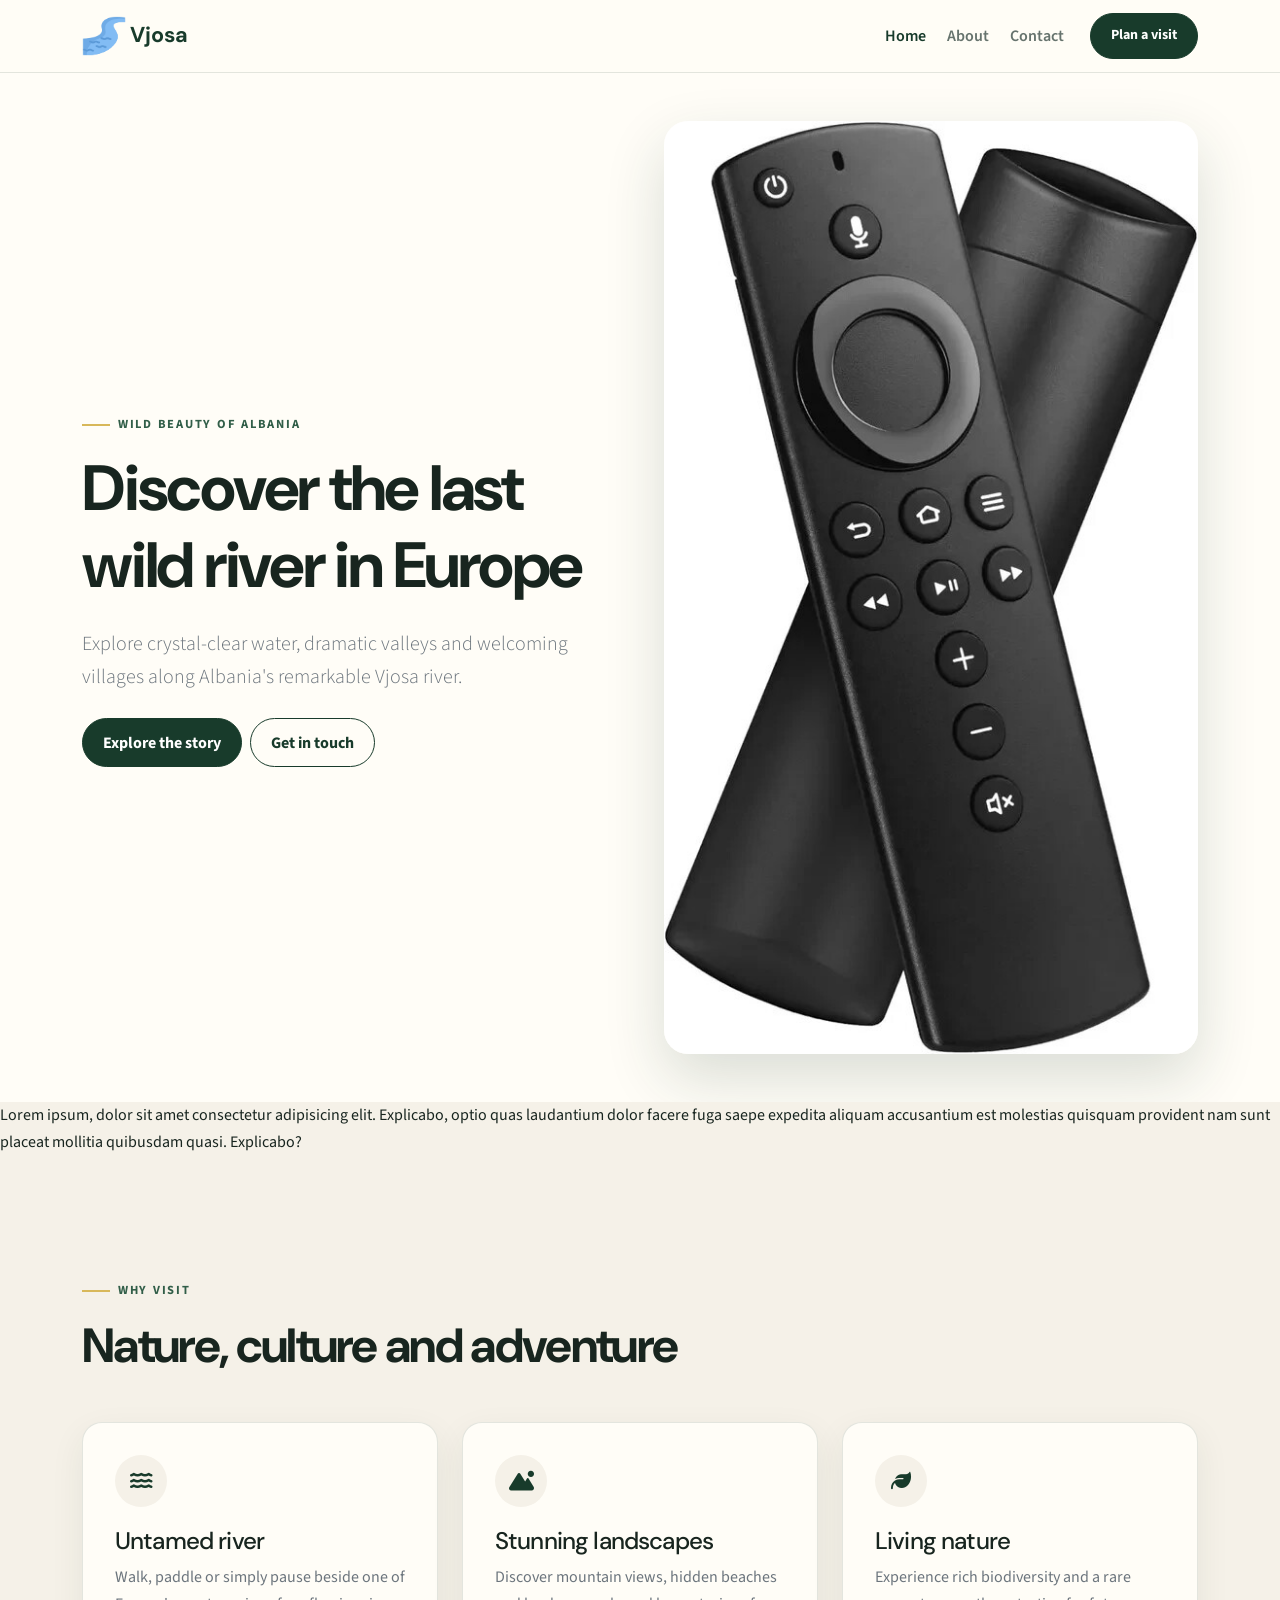
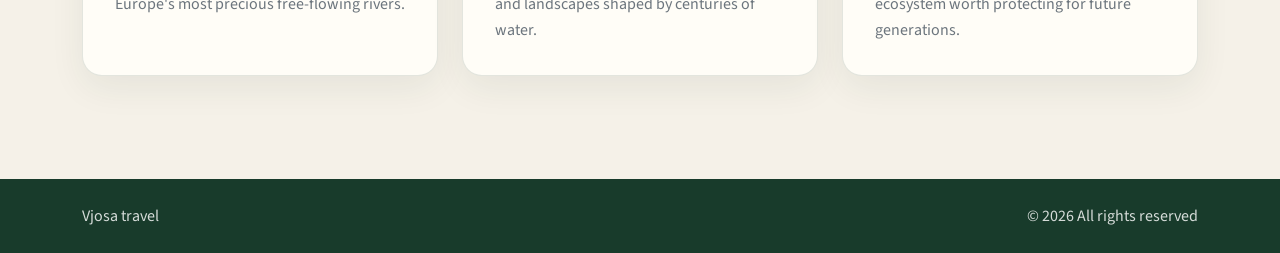
<file: index.html>
<!DOCTYPE html>
<html lang="en">
<head>
    <meta charset="UTF-8">
    <meta name="viewport" content="width=device-width, initial-scale=1.0">
    <title>Vjosa | Discover Albania</title>
    <link href="https://cdn.jsdelivr.net/npm/bootstrap@5.3.8/dist/css/bootstrap.min.css" rel="stylesheet">
    <link rel="stylesheet" href="https://cdnjs.cloudflare.com/ajax/libs/font-awesome/6.7.2/css/all.min.css">
    <link rel="stylesheet" href="css/style.css">
</head>
<body>
<nav class="navbar navbar-expand-lg sticky-top">
  <div class="container">
    <a class="navbar-brand" href="index.html"><img src="images/river.png" alt="Vjosa logo">Vjosa</a>
    <button class="navbar-toggler" type="button" data-bs-toggle="collapse" data-bs-target="#navbarSupportedContent" aria-controls="navbarSupportedContent" aria-expanded="false" aria-label="Toggle navigation">
      <span class="navbar-toggler-icon"></span>
    </button>
    <div class="collapse navbar-collapse" id="navbarSupportedContent">
      <ul class="navbar-nav ms-auto mb-2 mb-lg-0 align-items-lg-center">
        <li class="nav-item">
          <a class="nav-link active" aria-current="page" href="index.html">Home</a>
        </li>
        <li class="nav-item">
          <a class="nav-link" href="about.html"> About</a>
        </li>
        <li class="nav-item">
          <a class="nav-link" href="contact.html"> Contact</a>
        </li>
        <li class="nav-item ms-lg-3"><a class="btn btn-primary btn-sm" href="contact.html">Plan a visit</a></li>
      </ul>
    </div>
  </div>
</nav>
     <!-- fund navbar -->
<header class="hero">
  <div class="container py-5">
    <div class="row align-items-center g-5">
      <div class="col-lg-6">
        <span class="eyebrow mb-3">Wild beauty of Albania</span>
        <h1 class="display-3 fw-bold mb-4">Discover the last wild river in Europe</h1>
        <p class="lead text-secondary mb-4">Explore crystal-clear water, dramatic valleys and welcoming villages along Albania's remarkable Vjosa river.</p>
        <div class="d-flex flex-wrap gap-2">
          <a href="about.html" class="btn btn-dark">Explore the story</a>
          <a href="contact.html" class="btn btn-outline-dark">Get in touch</a>
        </div>
      </div>
      <div class="col-lg-6">
        <img src="images/enterteinment.jpg" alt="Entertainment and outdoor activities" class="hero-image">
      </div>
    </div>
  </div>
</header>
<!-- pjesa e ndryshimit -->
 <main>
 <p>Lorem ipsum, dolor sit amet consectetur adipisicing elit. Explicabo, optio quas laudantium dolor facere fuga saepe expedita aliquam accusantium est molestias quisquam provident nam sunt placeat mollitia quibusdam quasi. Explicabo?</p>
<main>
  <section class="section-padding">
    <div class="container">
      <div class="row align-items-end mb-5">
        <div class="col-lg-7"><span class="eyebrow mb-3">Why visit</span><h2 class="display-5 fw-bold mb-0">Nature, culture and adventure</h2></div>
      </div>
      <div class="row g-4">
        <div class="col-md-4"><article class="feature-card"><span class="feature-icon"><i class="fa-solid fa-water"></i></span><h3 class="h4">Untamed river</h3><p class="text-secondary mb-0">Walk, paddle or simply pause beside one of Europe's most precious free-flowing rivers.</p></article></div>
        <div class="col-md-4"><article class="feature-card"><span class="feature-icon"><i class="fa-solid fa-mountain-sun"></i></span><h3 class="h4">Stunning landscapes</h3><p class="text-secondary mb-0">Discover mountain views, hidden beaches and landscapes shaped by centuries of water.</p></article></div>
        <div class="col-md-4"><article class="feature-card"><span class="feature-icon"><i class="fa-solid fa-leaf"></i></span><h3 class="h4">Living nature</h3><p class="text-secondary mb-0">Experience rich biodiversity and a rare ecosystem worth protecting for future generations.</p></article></div>
      </div>
    </div>
  </section>
</main>
<footer class="site-footer"><div class="container d-flex flex-column flex-sm-row justify-content-between gap-2"><span>Vjosa travel</span><span>&copy; <span id="viti"></span> All rights reserved</span></div></footer>
     <script src="https://cdn.jsdelivr.net/npm/bootstrap@5.3.8/dist/js/bootstrap.bundle.min.js"></script>
    <script src="js/index.js"></script>
</body>
</html>
</file>
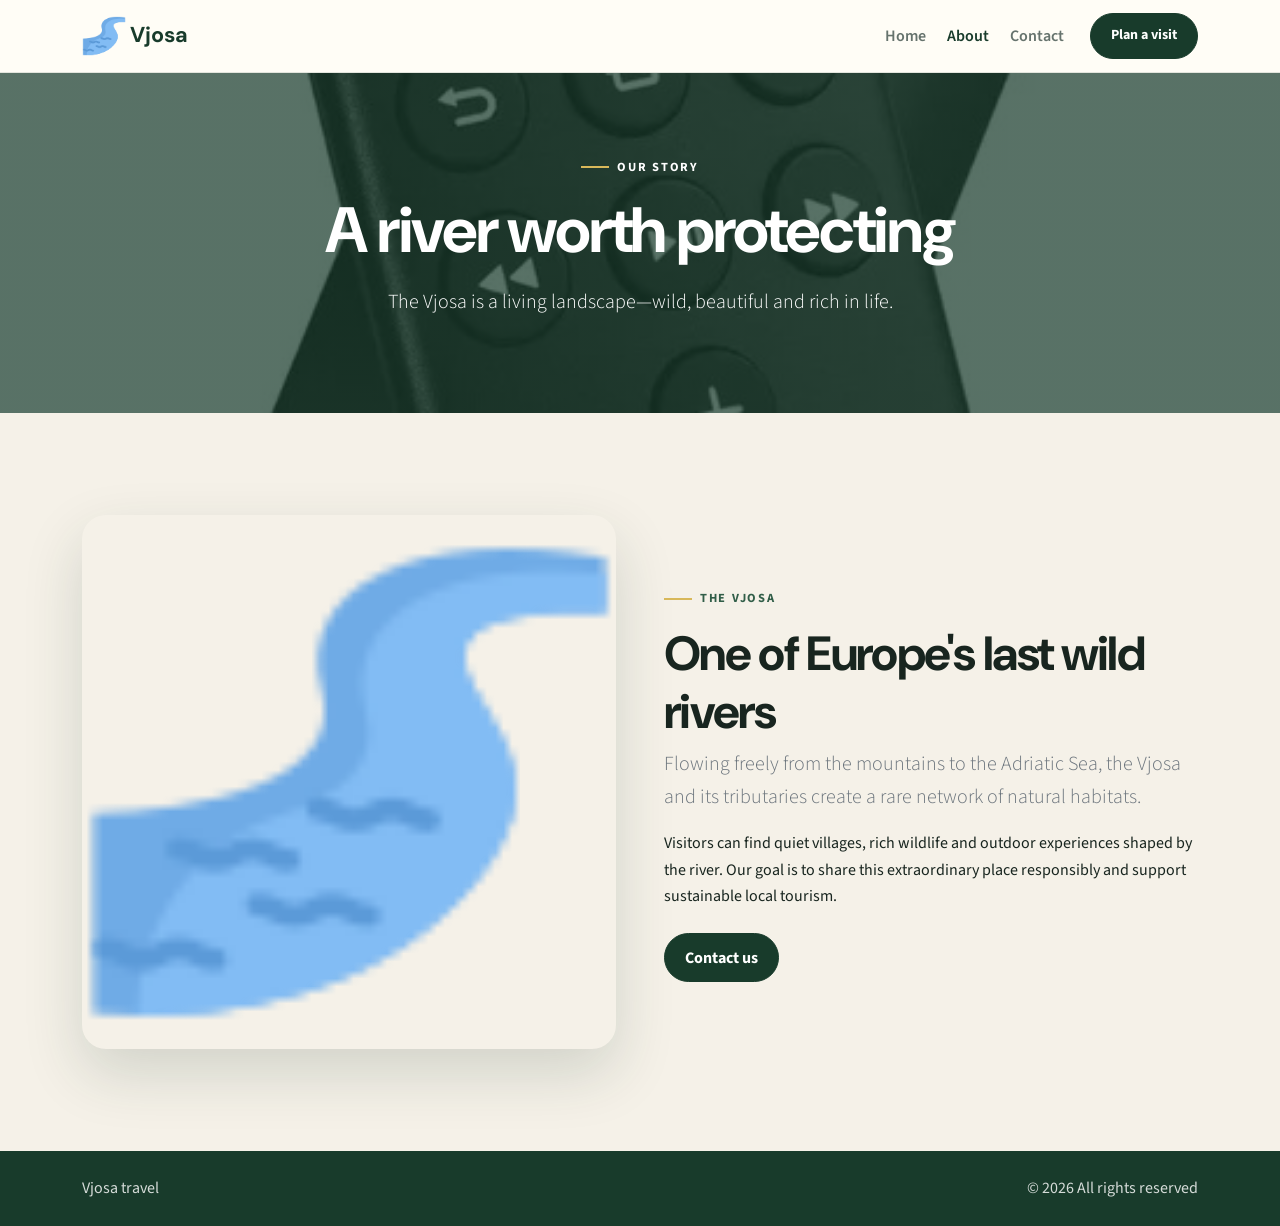
<file: about.html>
<!DOCTYPE html>
<html lang="en">
<head>
    <meta charset="UTF-8">
    <meta name="viewport" content="width=device-width, initial-scale=1.0">
    <title>About Vjosa | Wild River</title>
    <link href="https://cdn.jsdelivr.net/npm/bootstrap@5.3.8/dist/css/bootstrap.min.css" rel="stylesheet">
    <link rel="stylesheet" href="https://cdnjs.cloudflare.com/ajax/libs/font-awesome/6.7.2/css/all.min.css">
    <link rel="stylesheet" href="css/style.css">
</head>
<body>
<nav class="navbar navbar-expand-lg sticky-top">
  <div class="container">
    <a class="navbar-brand" href="index.html"><img src="images/river.png" alt="Vjosa logo">Vjosa</a>
    <button class="navbar-toggler" type="button" data-bs-toggle="collapse" data-bs-target="#mainNav" aria-controls="mainNav" aria-expanded="false" aria-label="Toggle navigation"><span class="navbar-toggler-icon"></span></button>
    <div class="collapse navbar-collapse" id="mainNav">
      <ul class="navbar-nav ms-auto mb-2 mb-lg-0 align-items-lg-center">
        <li class="nav-item"><a class="nav-link" href="index.html">Home</a></li>
        <li class="nav-item"><a class="nav-link active" aria-current="page" href="about.html">About</a></li>
        <li class="nav-item"><a class="nav-link" href="contact.html">Contact</a></li>
        <li class="nav-item ms-lg-3"><a class="btn btn-primary btn-sm" href="contact.html">Plan a visit</a></li>
      </ul>
    </div>
  </div>
</nav>
<header class="page-banner">
  <div class="container py-5"><span class="eyebrow mb-3 text-white justify-content-center">Our story</span><h1 class="display-3 fw-bold">A river worth protecting</h1><p class="lead mx-auto mt-3" style="max-width: 650px">The Vjosa is a living landscape—wild, beautiful and rich in life.</p></div>
</header>
<main>
  <section class="section-padding">
    <div class="container">
      <div class="row align-items-center g-5">
        <div class="col-lg-6"><img src="images/river.png" class="hero-image" alt="Vjosa river"></div>
        <div class="col-lg-6">
          <span class="eyebrow mb-3">The Vjosa</span>
          <h2 class="display-5 fw-bold">One of Europe's last wild rivers</h2>
          <p class="lead text-secondary">Flowing freely from the mountains to the Adriatic Sea, the Vjosa and its tributaries create a rare network of natural habitats.</p>
          <p>Visitors can find quiet villages, rich wildlife and outdoor experiences shaped by the river. Our goal is to share this extraordinary place responsibly and support sustainable local tourism.</p>
          <a href="contact.html" class="btn btn-dark mt-2">Contact us</a>
        </div>
      </div>
    </div>
  </section>
</main>
<footer class="site-footer"><div class="container d-flex flex-column flex-sm-row justify-content-between gap-2"><span>Vjosa travel</span><span>&copy; <span id="viti"></span> All rights reserved</span></div></footer>
<script src="https://cdn.jsdelivr.net/npm/bootstrap@5.3.8/dist/js/bootstrap.bundle.min.js"></script>
<script src="js/index.js"></script>
</body>
</html>
</file>
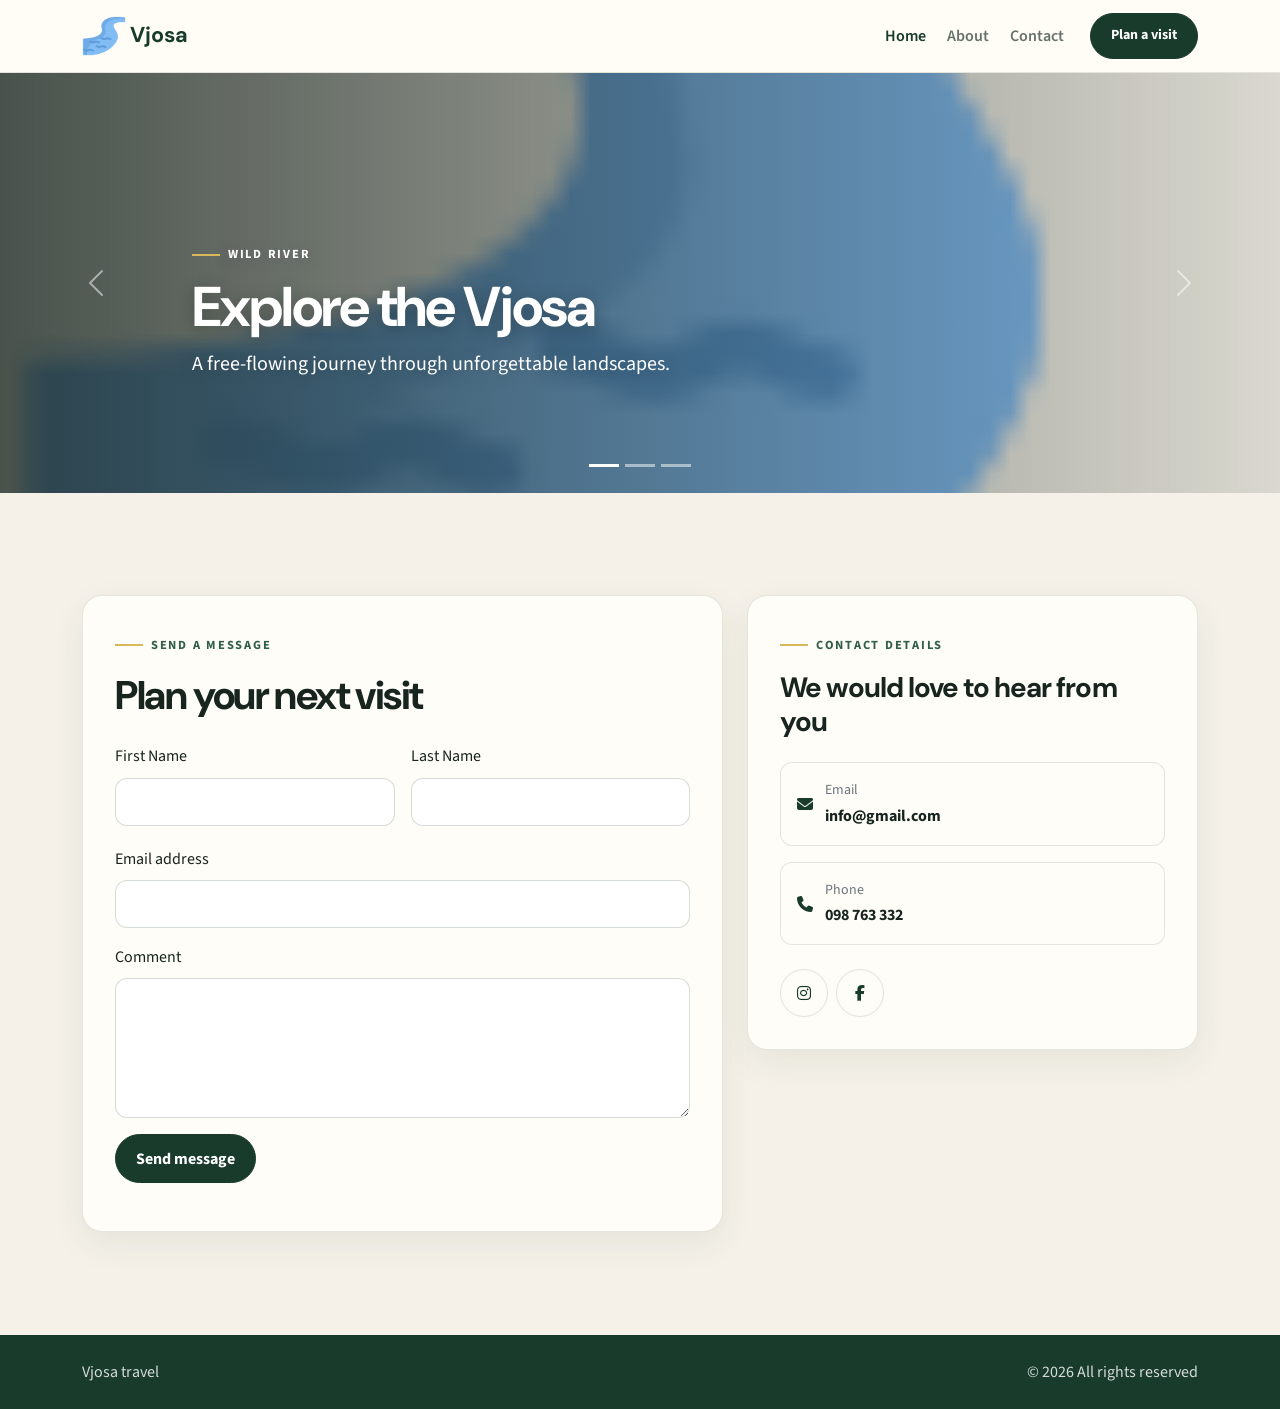
<file: contact.html>
<!DOCTYPE html>
<html lang="en">

<head>
  <meta charset="UTF-8">
  <meta name="viewport" content="width=device-width, initial-scale=1.0">
  <title>Contact Vjosa | Plan Your Visit</title>
  <!-- css bootstrap -->
  <link href="https://cdn.jsdelivr.net/npm/bootstrap@5.3.8/dist/css/bootstrap.min.css" rel="stylesheet">
  <!-- css ikona fontawsome -->
  <link rel="stylesheet" href="https://cdnjs.cloudflare.com/ajax/libs/font-awesome/6.7.2/css/all.min.css">
  <!-- css jone -->
  <link rel="stylesheet" href="css/style.css">
</head>

<body>

  <nav class="navbar navbar-expand-lg sticky-top">
    <div class="container">
      <a class="navbar-brand" href="index.html"><img src="images/river.png" alt="Vjosa logo">Vjosa</a>
      <button class="navbar-toggler" type="button" data-bs-toggle="collapse" data-bs-target="#mainNav"
        aria-controls="mainNav" aria-expanded="false" aria-label="Toggle navigation">
        <span class="navbar-toggler-icon"></span>
      </button>
      <div class="collapse navbar-collapse" id="mainNav">
        <ul class="navbar-nav ms-auto mb-2 mb-lg-0 align-items-lg-center">
          <li class="nav-item">
            <a class="nav-link active" aria-current="page" href="index.html">Home</a>
          </li>
          <li class="nav-item">
            <a class="nav-link" href="about.html"> About</a>
          </li>
          <li class="nav-item">
            <a class="nav-link" href="contact.html"> Contact</a>
          </li>
          <li class="nav-item ms-lg-3"><a class="btn btn-primary btn-sm" href="#contact-form">Plan a visit</a></li>
        </ul>
      </div>
    </div>
  </nav>
  <header id="carouselExampleCaptions" class="carousel slide" data-bs-ride="carousel">
    <div class="carousel-indicators">
      <button type="button" data-bs-target="#carouselExampleCaptions" data-bs-slide-to="0" class="active"
        aria-current="true" aria-label="Slide 1"></button>
      <button type="button" data-bs-target="#carouselExampleCaptions" data-bs-slide-to="1"
        aria-label="Slide 2"></button>
      <button type="button" data-bs-target="#carouselExampleCaptions" data-bs-slide-to="2"
        aria-label="Slide 3"></button>
    </div>
    <div class="carousel-inner">
      <div class="carousel-item active">
        <img src="images/river.png" class="d-block w-100" alt="Vjosa river landscape">
        <div class="carousel-caption d-none d-md-block text-start">
          <span class="eyebrow mb-2 text-white">Wild river</span>
          <h1 class="display-4 fw-bold">Explore the Vjosa</h1>
          <p class="fs-5">A free-flowing journey through unforgettable landscapes.</p>
        </div>
      </div>
      <div class="carousel-item">
        <img src="images/enterteinment.jpg" class="d-block w-100" alt="Outdoor adventure">
        <div class="carousel-caption d-none d-md-block text-center">
          <span class="eyebrow mb-2 text-white">Outdoor life</span>
          <h2 class="display-5 fw-bold">Adventure starts here</h2>
          <p class="fs-5">Walk, paddle and discover the region at your own pace.</p>
        </div>
      </div>
      <div class="carousel-item">
        <img src="images/river.png" class="d-block w-100" alt="Clear water and nature">
        <div class="carousel-caption d-none d-md-block text-end">
          <span class="eyebrow mb-2 text-white">Local stories</span>
          <h2 class="display-5 fw-bold">Meet the people</h2>
          <p class="fs-5">Experience warm Albanian hospitality along the river.</p>
        </div>
      </div>
    </div>
    <button class="carousel-control-prev" type="button" data-bs-target="#carouselExampleCaptions" data-bs-slide="prev">
      <span class="carousel-control-prev-icon" aria-hidden="true"></span>
      <span class="visually-hidden">Previous</span>
    </button>
    <button class="carousel-control-next" type="button" data-bs-target="#carouselExampleCaptions" data-bs-slide="next">
      <span class="carousel-control-next-icon" aria-hidden="true"></span>
      <span class="visually-hidden">Next</span>
    </button>
  </header>
  <main>
  <section class="section-padding">
    <div class="container">
    <div class="row g-4 align-items-start">
      <div class="col-lg-7">
        <div class="contact-card" id="contact-form">
        <span class="eyebrow mb-3">Send a message</span>
        <h2 class="display-6 fw-bold mb-4">Plan your next visit</h2>
        <form id="contactForm" novalidate>
          <div class="row g-3">
          <div class="col-sm-6 mb-1">
            <label for="firstname" class="form-label">First Name</label>
            <input type="text" class="form-control" id="firstname" name="firstname" required>
          </div>
          <div class="col-sm-6 mb-1">
            <label for="lastname" class="form-label">Last Name</label>
            <input type="text" class="form-control" id="lastname" name="lastname" required>
          </div>
          <div class="col-12">
            <label for="email" class="form-label">Email address</label>
            <input type="email" class="form-control" id="email" name="email" required>
          </div>
          <div class="col-12">
            <label for="comment" class="form-label">Comment</label>
            <textarea class="form-control" id="comment" name="comment" rows="4" required></textarea>
          </div>
          <div class="col-12">
            <button type="submit" class="btn btn-dark">Send message</button>
            <div id="formStatus" class="mt-3" role="status"></div>
          </div>
          </div>
        </form>
        </div>
      </div>

      <div class="col-lg-5">
        <div class="contact-card">
        <span class="eyebrow mb-3">Contact details</span>
        <h2 class="h3 fw-bold mb-4">We would love to hear from you</h2>
        <div class="d-grid gap-3">
          <a href="mailto:info@gmail.com" class="contact-link"><i class="fa-solid fa-envelope text-primary"></i><span><small class="d-block text-secondary">Email</small><strong>info@gmail.com</strong></span></a>
          <a href="tel:+098763332" class="contact-link"><i class="fa-solid fa-phone text-primary"></i><span><small class="d-block text-secondary">Phone</small><strong>098 763 332</strong></span></a>
        </div>
        <div class="d-flex gap-2 mt-4">
          <a href="#" class="social-link" aria-label="Instagram"><i class="fa-brands fa-instagram"></i></a>
          <a href="#" class="social-link" aria-label="Facebook"><i class="fa-brands fa-facebook-f"></i></a>
        </div>
      </div>
      </div>
    </div>
    </div>
  </section>
  </main>
  <footer class="site-footer"><div class="container d-flex flex-column flex-sm-row justify-content-between gap-2"><span>Vjosa travel</span><span>&copy; <span id="viti"></span> All rights reserved</span></div></footer>

  <!-- js e bootstrap -->
  <script src="https://cdn.jsdelivr.net/npm/bootstrap@5.3.8/dist/js/bootstrap.bundle.min.js"></script>
  <!-- js jone -->
  <script src="js/index.js"></script>
</body>

</html>
</file>
<file: css/style.css>
@import url("https://fonts.googleapis.com/css2?family=DM+Sans:wght@400;500;600;700&family=Source+Sans+3:wght@400;500;600&display=swap");

:root {
  --ink: #18251f;
  --forest: #183b2b;
  --forest-light: #315e48;
  --cream: #f5f1e8;
  --paper: #fffdf7;
  --gold: #d8b85a;
  --muted: #66736d;
  --border: rgba(24, 59, 43, 0.12);
  --title-font: "DM Sans", sans-serif;
  --text-font: "Source Sans 3", sans-serif;
}

*,
*::before,
*::after {
  box-sizing: border-box;
}

html {
  scroll-behavior: smooth;
}

body {
  min-height: 100vh;
  display: flex;
  flex-direction: column;
  margin: 0;
  background: var(--cream);
  color: var(--ink);
  font-family: var(--text-font);
  font-size: 1rem;
  line-height: 1.65;
}

main {
  flex: 1;
}

a {
  color: inherit;
  text-decoration: none;
}

h1,
h2,
h3,
h4,
h5,
h6 {
  font-family: var(--title-font);
  letter-spacing: -0.035em;
}

.navbar {
  padding-block: 0.55rem;
  background: rgba(255, 253, 247, 0.94);
  border-bottom: 1px solid var(--border);
  backdrop-filter: blur(12px);
  z-index: 1030;
}

.navbar-brand {
  display: flex;
  align-items: center;
  gap: 0.25rem;
  font-family: var(--title-font);
  font-size: 1.35rem;
  font-weight: 700;
  color: var(--forest);
}

.navbar-brand img {
  width: 44px;
  height: 44px;
  object-fit: contain;
}

.nav-link {
  margin-inline: 0.15rem;
  color: var(--muted);
  font-weight: 600;
}

.navbar-nav .nav-link.active,
.nav-link:hover,
.nav-link:focus {
  color: var(--forest);
}

.navbar-toggler {
  border: 0;
  box-shadow: none !important;
}

.btn {
  border-radius: 999px;
  padding: 0.72rem 1.25rem;
  font-weight: 700;
}

.btn-primary,
.btn-dark {
  --bs-btn-bg: var(--forest);
  --bs-btn-border-color: var(--forest);
  --bs-btn-hover-bg: var(--forest-light);
  --bs-btn-hover-border-color: var(--forest-light);
  --bs-btn-active-bg: var(--forest);
  --bs-btn-active-border-color: var(--forest);
}

.btn-outline-dark {
  --bs-btn-color: var(--forest);
  --bs-btn-border-color: var(--forest);
  --bs-btn-hover-bg: var(--forest);
  --bs-btn-hover-border-color: var(--forest);
}

.hero {
  min-height: 620px;
  display: grid;
  align-items: center;
  overflow: hidden;
  background: var(--paper);
}

.hero-image {
  min-height: 420px;
  width: 100%;
  object-fit: cover;
  border-radius: 1.5rem;
  box-shadow: 0 24px 60px rgba(24, 59, 43, 0.16);
}

.eyebrow {
  display: inline-flex;
  align-items: center;
  gap: 0.5rem;
  color: var(--forest-light);
  font-size: 0.78rem;
  font-weight: 700;
  letter-spacing: 0.14em;
  text-transform: uppercase;
}

.eyebrow::before {
  content: "";
  width: 28px;
  height: 2px;
  background: var(--gold);
}

.section-padding {
  padding-block: clamp(4rem, 8vw, 7rem);
}

.feature-card,
.contact-card {
  height: 100%;
  padding: clamp(1.25rem, 3vw, 2rem);
  background: var(--paper);
  border: 1px solid var(--border);
  border-radius: 1.25rem;
  box-shadow: 0 12px 35px rgba(24, 59, 43, 0.07);
}

.feature-icon {
  width: 52px;
  height: 52px;
  display: inline-grid;
  place-items: center;
  margin-bottom: 1.25rem;
  border-radius: 50%;
  background: var(--cream);
  color: var(--forest);
  font-size: 1.25rem;
}

.page-banner {
  min-height: 340px;
  display: grid;
  place-items: center;
  background:
    linear-gradient(rgba(24, 59, 43, 0.72), rgba(24, 59, 43, 0.72)),
    url("../images/enterteinment.jpg") center/cover;
  color: white;
  text-align: center;
}

.carousel,
.carousel-item,
.carousel-item img {
  min-height: 420px;
}

.carousel-item img {
  height: 420px;
  object-fit: cover;
}

.carousel-item::after {
  content: "";
  position: absolute;
  inset: 0;
  background: linear-gradient(90deg, rgba(24, 37, 31, 0.78), rgba(24, 37, 31, 0.12));
}

.carousel-caption {
  z-index: 2;
  bottom: 18%;
  max-width: 620px;
  text-align: left;
  text-shadow: 0 2px 16px rgba(0, 0, 0, 0.25);
}

.form-control,
.form-select {
  min-height: 48px;
  border: 1px solid rgba(24, 59, 43, 0.18);
  border-radius: 0.75rem;
  background: #fff;
  color: var(--ink);
}

.form-control:focus,
.form-select:focus {
  border-color: var(--forest-light);
  box-shadow: 0 0 0 0.25rem rgba(49, 94, 72, 0.12);
}

textarea.form-control {
  min-height: 140px;
  resize: vertical;
}

.contact-link {
  display: flex;
  align-items: center;
  gap: 0.75rem;
  padding: 1rem;
  border: 1px solid var(--border);
  border-radius: 0.75rem;
  background: var(--paper);
  transition: transform 180ms ease, border-color 180ms ease;
}

.contact-link:hover {
  transform: translateY(-2px);
  border-color: rgba(24, 59, 43, 0.35);
}

.contact-link .text-primary {
  color: var(--forest) !important;
}

.social-link {
  width: 48px;
  height: 48px;
  display: inline-grid;
  place-items: center;
  border: 1px solid var(--border);
  border-radius: 50%;
  background: var(--paper);
  color: var(--forest);
  transition: 180ms ease;
}

.social-link:hover {
  background: var(--forest);
  color: white;
  transform: translateY(-2px);
}

.site-footer {
  margin-top: auto;
  padding-block: 1.5rem;
  background: var(--forest);
  color: rgba(255, 255, 255, 0.82);
}

@media (max-width: 767.98px) {
  .hero {
    min-height: auto;
    padding-block: 3.5rem;
  }

  .hero-image {
    min-height: 260px;
    max-height: 340px;
  }

  .carousel,
  .carousel-item,
  .carousel-item img {
    min-height: 360px;
  }

  .carousel-item img {
    height: 360px;
  }

  .carousel-caption {
    left: 1.5rem;
    right: 1.5rem;
  }
}
</file>
